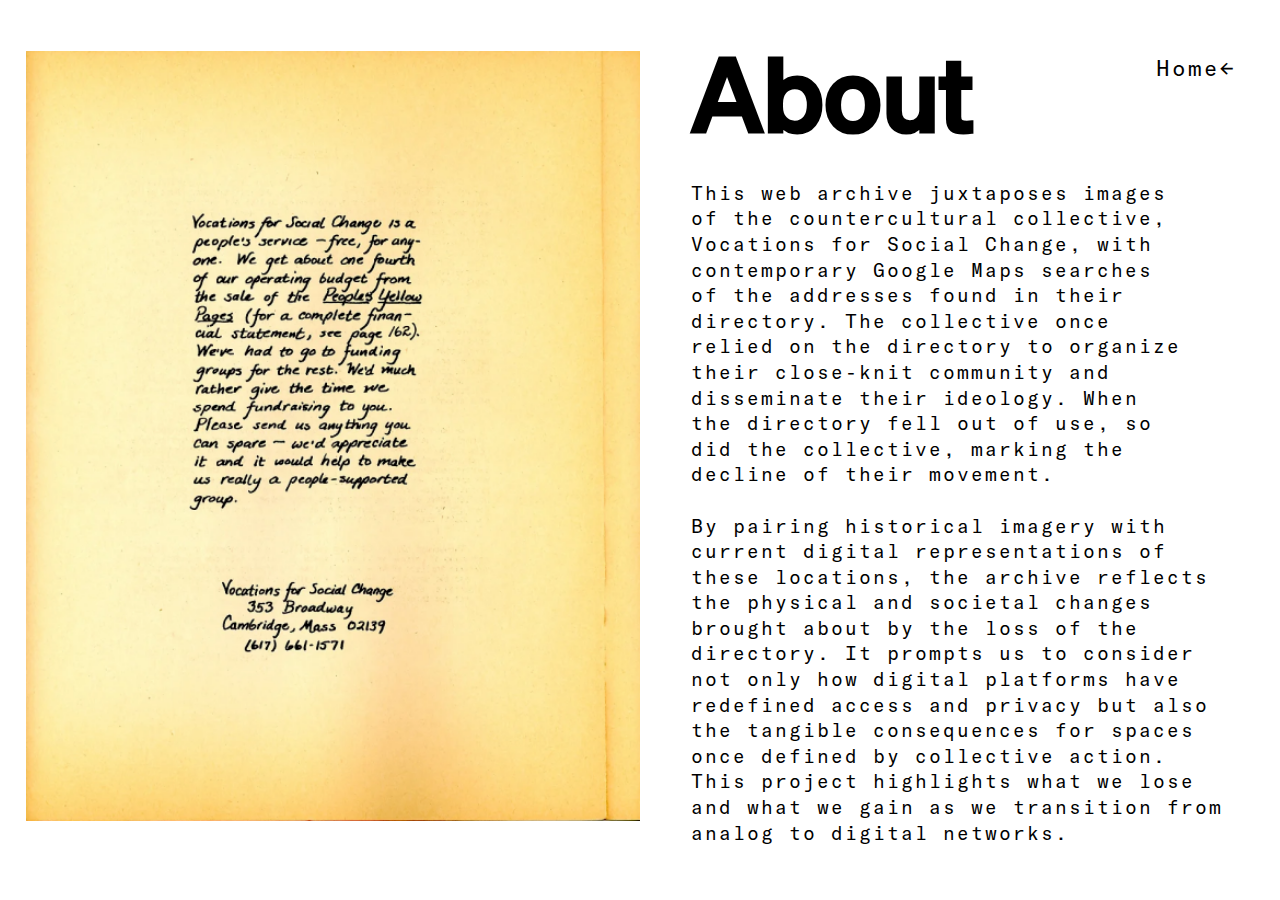
<file: about.html>
<!DOCTYPE html>

<html>
    <head>
        <meta charset="utf-8">
        <title>About</title>
        <meta name="viewport" content="width=device-width, initial-scale=1">
        <link rel="stylesheet" href="style.css">
        <link rel="icon" type="image/x-icon" href="favicon.ico?">
    </head>
    <body>
        <img class="aboutImg" src="PYP1/about.png" alt="image">
        <div class="aboutDiv">
            <a class="homeLink" href="index.html">Home<span class="apfelFont">←</span></a>
            <h1>About</h1>
            <p>
                This web archive juxtaposes images<br>of the countercultural collective,<br>
                Vocations for Social Change, with<br>
                contemporary Google Maps searches<br>of the addresses found in their<br>
                directory. The collective once<br>relied on the directory to organize<br>
                their close-knit community and<br>disseminate
                their ideology. When<br>the directory fell out of use, so<br>
                did the collective, marking the<br>decline of their
                movement. <br>
                <br>
                By pairing historical imagery with<br>current digital representations of<br>
                these locations, the archive reflects<br>the physical and societal changes<br>
                brought about by the loss of the<br>directory. It prompts us to consider<br>
                not only how digital platforms have<br>redefined access and privacy but also<br>
                the tangible consequences for spaces<br>once defined by collective action.<br>
                This project highlights what we lose<br>and what we gain as we transition from<br>
                analog to digital networks.
            </p>
        </div>
    </body>
</html>
</file>
<file: style.css>
@font-face {
    font-family: TestSohne;
    src: url(TestSohne/TestSohne-Kraftig.otf)
}
@font-face {
    font-family: GT_America_Mono;
    src: url(GT_America_Mono/GT-America-Mono-Regular-Trial.otf)
}
@font-face {
    font-family: ApfelGrotezk;
    src: url(ApfelGrotezk/ApfelGrotezk-Regular.otf)
}
* {
    box-sizing: border-box;
  }
  html, body {
    margin: 0;
    padding: 0;
  }
.leftDiv {
    float: left;
    overflow: scroll;
    height: 100vh;
    width: 50%;
    background: black;
    font-family: GT_America_Mono;
    color: white;
    padding: 53px 40px 53px;
    font-size: 1.45vw;
    position: relative;
    letter-spacing: 1px;
}
.rightDiv {
    float:right;
    overflow: scroll;
    height: 100vh;
    width: 50%;
    background: #FFD67D;
    font-family: GT_America_Mono;
    color: black;
    padding: 53px 40px 53px;
    font-size: 1.45vw;
    position: relative;
    letter-spacing: 1px;
}
.leftTitle {
    font-family: TestSohne;
    font-size: 10.582vw;
    color: white;
    text-align: right;
    margin: 0;
    line-height: 14.868vh;
    height: 47vh;
}
.rightTitle {
    font-family: TestSohne;
    font-size: 10.582vw;
    color: black;
    margin: 0;
    line-height: 15.55vh;
    padding-bottom: 36px;
}
.leftTitleSub {
    font-family: GT_America_Mono;
    font-size: 1.45vw;
    text-align: left;
    line-height: 3.055vh;
    position: absolute;
    float: inline-start;
    bottom: 49vh;
    left: 3vw;
}
.rightTitleSuper {
    font-family: GT_America_Mono;
    font-size: 1.72vw;
    text-align: right;
    position: absolute;
    float: inline-end;
    top: 0vh;
    right: 3vw;
}
.apfelFont{
    font-family: ApfelGrotezk;
}
.floatLeft {
    float: left;
}
.floatRight {
    float: right;
}
.imgBlock {
    display: block;
}
.inmanImg { /*also right side*/
    width: 44.6vw;
    height: 40vh;
    margin-top: 2vw;
}
.blockLink {
    display: block;
    text-decoration: none;
    color: black;
}
/*about page*/
.aboutDiv {
    color: black;
    width: 50%;
    float: right;
    position: relative;
    padding-left: 4vw;
}
.homeLink {
    text-align: right;
    position: absolute;
    float: inline-end;
    top: 6vh;
    right: 3.5vw;
    font-family: GT_America_Mono;
    font-size: 1.72vw;
    text-decoration: none;
    color: black;
    letter-spacing: 2px;
}
.aboutImg {
    margin-top: 4vw;
    margin-left: 2vw;
    float: left;
    height: fit-content;
    width: 48%;
}
.aboutDiv h1 {
    font-family: TestSohne;
    font-size: 8vw;
    margin-top: 2vw;
    margin-bottom: 0;
    text-align: left;
}
.aboutDiv p {
    font-family: GT_America_Mono;
    font-size: 1.5vw;
    line-height: 2vw;
    letter-spacing: 2px;
}
/*right side stuff*/
#cambridge {
    text-align: right;
}
#broadway3531 {
    width: 44.6vw;
    height: 44vh;
    padding-top: 2vw;
}
#broadway3532 {
    width: 48%;
    height: 19vh;
    float: left;
    margin: 4vh .5vw 1vh 0vw;
}
#broadway3533 {
    width: 48%;
    height: 19vh;
    float: right;
    margin: 4vh 0vw 1vh .5vw;    
}
#broadwayRightText {
    margin-left: 5.8vw;
}
#broadwayLeftText {
    margin-bottom: 2vw;
}
#bonAir110 {
    width: 44.6vw;
    height: 40vh;   
}
#bonAir1102 {
    width: 48%;
    height: 22vh;
    float: left;
    margin-top: 3vh;
    margin-bottom: 3vh;
}
#bonAirText {
    margin-left: 1.8vw;
    margin-top: 2vw;
}
#inmanRightText {
    margin-left: 6.9vw;
}
#seaver247 {
    width: 44.6vw;
    height: fit-content;
    margin-top: 2vw;
}
#norfolkRightText {
    margin-left: 7.9vw;
}
#norfolk160 {
    width: 44.6vw;
    height: 40vh;  
}
#norfolk1602 {
    width: 44.6vw;
    height: 36vh;  
    margin-top: 2vw; 
}
#seaver2472 {
    width: 44.6vw;
    height: fit-content;
    margin-top: 2vw;
}
#pinckney45 {
    width: 44.6vw;
    height: 40vh;  
    margin-top: 2vw;
}
#pinckneyText {
    margin-left: 8.8vw;
}
#pinckney452 {
    width: 44.6vw;
    height: 40vh;  
}
#clayborne93 {
    width: 48%;
    height: 40vh;
    float: left;
    margin-top: 2vw;
}
#artAndCathy {
    width: 48%;
    height: 40vh;
    float: right;
    margin-top: 2vw;
}
#artCathyText {
    margin-left: 5.9vw;
    letter-spacing: 0px;
}
#unionSq16 {
    width: 44.6vw;
    height: 40vh;    
}

/*left side stuff*/
.blockPic {
    width: 44.6vw;
    height: fit-content;  
    display: block;
    margin-top: 2vw;
}
.inlinePicLeft {
    width: 21.2vw;
    height: 28vw;
    float: left;
    margin-top: 2vw;
    margin-right: .5vw;
}
.inlinePicRight {
    width: 21.2vw;
    height: 28vw;
    float: right;
    margin-top: 2vw;
    margin-left: .5vw;
    margin-bottom: 2vw;
}
</file>
